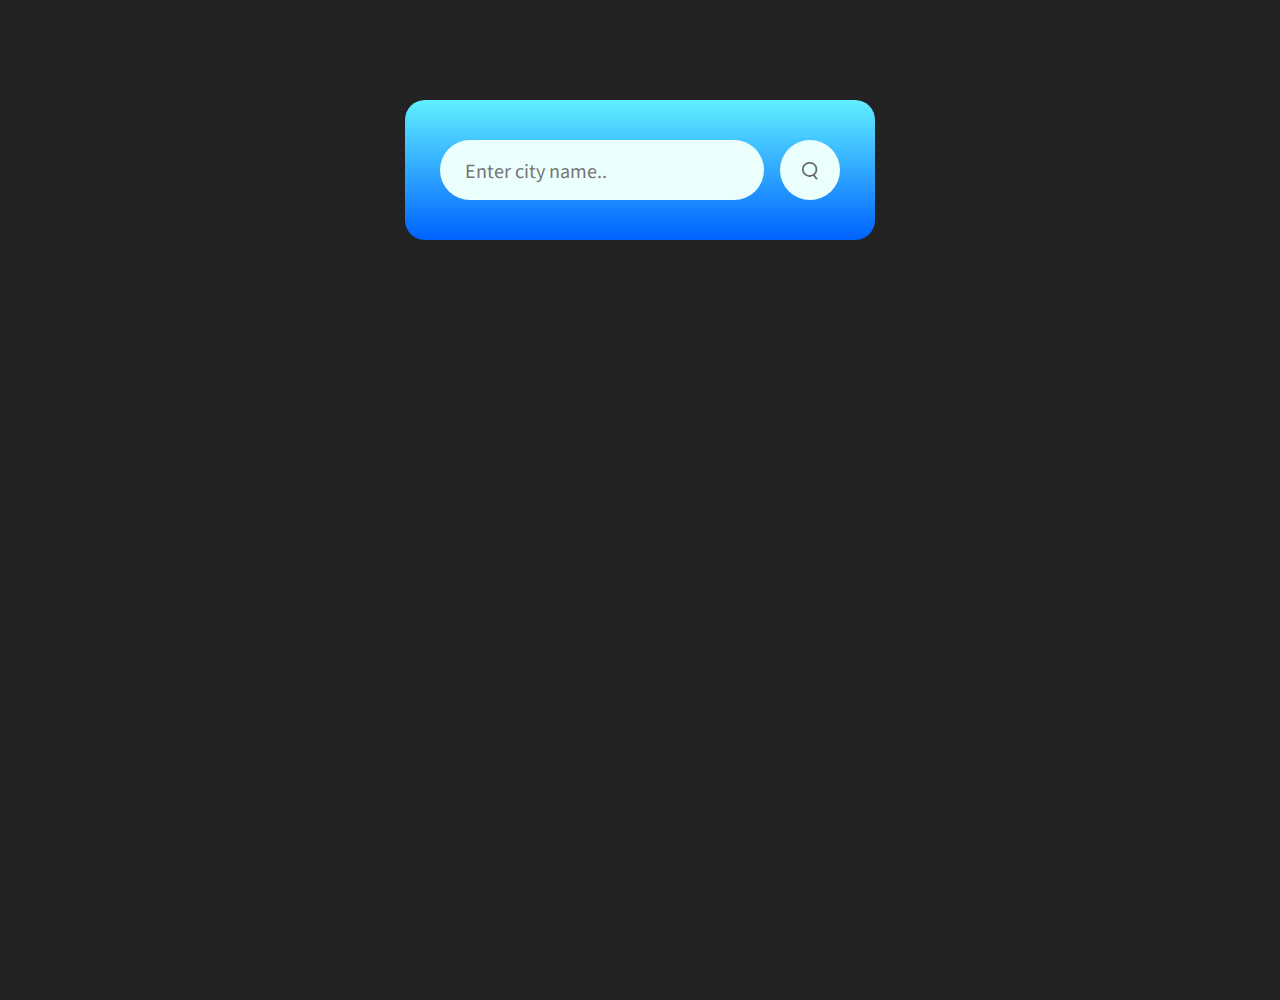
<file: 1-weather/index.html>
<!DOCTYPE html>
<html lang="en">
  <head>
    <meta charset="UTF-8" />
    <meta name="viewport" content="width=device-width, initial-scale=1.0" />
    <title>Weather</title>
    <link rel="stylesheet" href="style.css" />
  </head>
  <body>
    <div class="project">
      <div class="card">
        <div class="search">
          <input type="text" spellcheck="false" placeholder="Enter city name.." />
          <button><img src="images/search.png" alt="search" /></button>
        </div>

        <div class="container" style="display: none;">
          <div class="weather-info info">
            <img src="images/rain.png" class="weather-icon" />
            <h1 class="temp">33 °C</h1>
            <h2 class="city">Jamshedpur</h2>
          </div>
          <div class="details info">
            <div class="col">
              <img src="images/humidity.png" />
              <div class="text">
                <p class="humidity">50%</p>
                <p>Humidity</p>
              </div>
            </div>
            <div class="line"></div>
            <div class="col">
              <img src="images/wind.png" />
              <div class="text">
                <p class="wind">10.90 Km/hr</p>
                <p>Wind Speed</p>
              </div>
            </div>
          </div>
        </div>
        <div class="error" >
          <img src="./images/error404.svg" alt="error">
          <h1>Oops! Invalid Location</h1>
        </div>

        
      </div>
    </div>
  </body>
  <script src="script.js"></script>
</html>
</file>
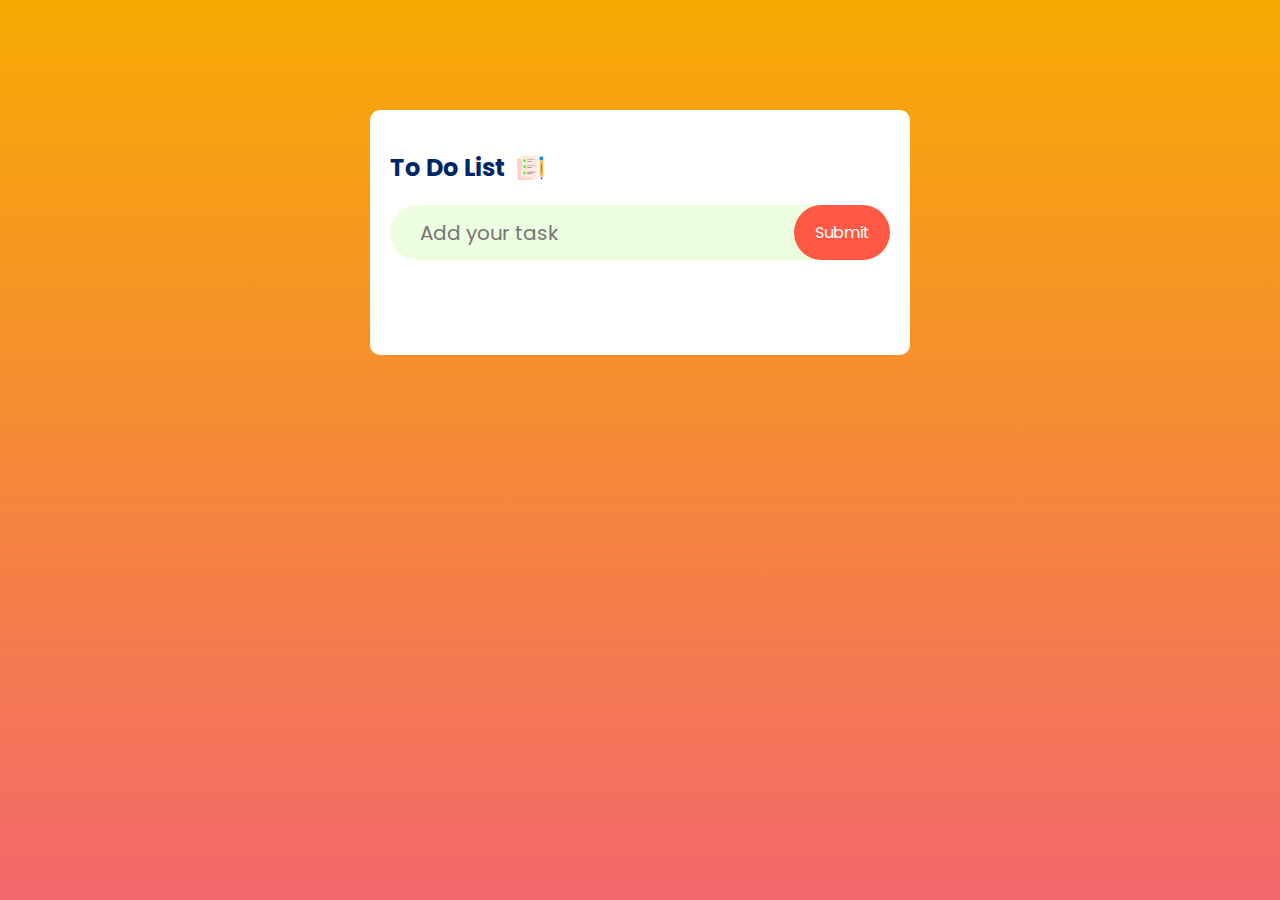
<file: 2-TODO-app/index.html>
<!DOCTYPE html>
<html lang="en">
	<head>
		<meta charset="UTF-8" />
		<meta name="viewport" content="width=device-width, initial-scale=1.0" />
		<title>To-do list app</title>
		<link rel="stylesheet" href="style.css" />
		<link
			rel="stylesheet"
			href="https://fonts.googleapis.com/css2?family=Material+Symbols+Outlined:opsz,wght,FILL,GRAD@20..48,100..700,0..1,-50..200"
		/>
	</head>
	<body>
		<div class="container">
			<div class="todo-app">
				<h2>To Do List <img src="images/icon.png" alt="" /></h2>
				<div class="input-field">
					<input type="search" id="input-box" autocomplete="off" placeholder="Add your task" />
					<button>Submit</button>
				</div>
				<ul class="task-container">
					<!-- <li class="checked">
						task 1
					</li>
					<li class="checked">task 2</li>
					<li class="">task 3</li> -->
				</ul>
			</div>
		</div>
		<script src="script.js"></script>
	</body>
</html>
</file>
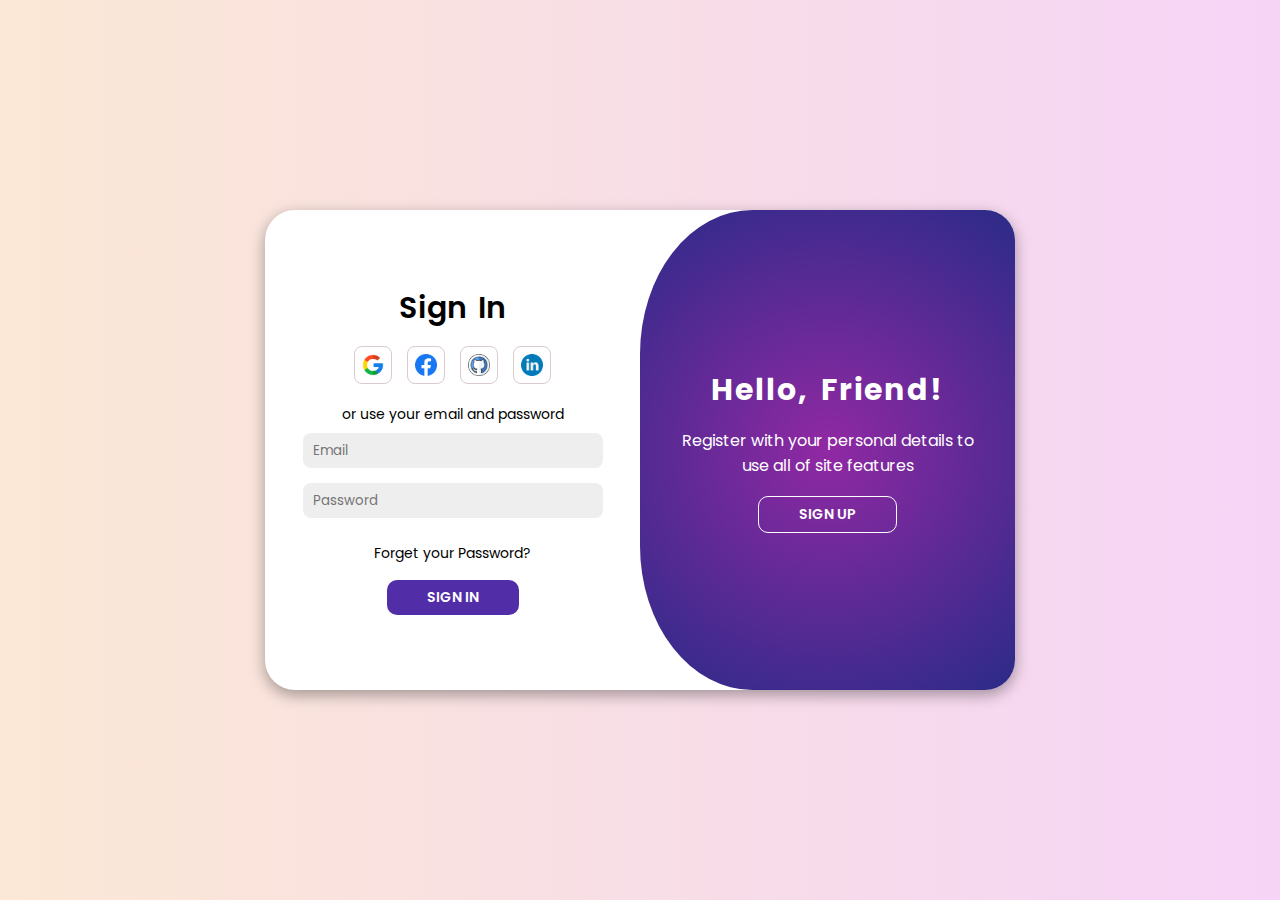
<file: 3-modern-login/index.html>
<!DOCTYPE html>
<html lang="en">
<head>
    <meta charset="UTF-8">
    <meta name="viewport" content="width=device-width, initial-scale=1.0">
    <title>Modern Login Page</title>
    <link rel="stylesheet" href="style.css">
</head>
<body>
    <div class="project">
        <div class="container">
            <div class="main"> 
                <h1>Sign In</h1>
                <div class="icons">
                    <div class="icon-items"><img src="icons/google_2504739.png" alt=""></div>
                    <div class="icon-items"><img src="icons/facebook_5968764.png" alt=""></div>
                    <div class="icon-items"><img src="icons/github_536452.png" alt=""></div>
                    <div class="icon-items"><img src="icons/linkedin_145807.png" alt=""></div>
                </div>
                <h3>or use your email and password</h3>
                <div class="input-field">
                    <input class="hide" type="text" placeholder="Name">
                    <input type="text" placeholder="Email">
                    <input type="password" placeholder="Password">
                </div>
                <h3>Forget your Password?</h3>
                <button>SIGN IN</button>
            </div>
            <div class="greet">
                <h1>Hello, Friend!</h1>
                <h3>Register with your personal details to use all of site features</h3>
                <button class="myButton">SIGN UP</button>
            </div>
        </div>
    </div>
    <script src="script.js"></script>
</body>
</html>
</file>
<file: 1-weather/style.css>
@import url("https://fonts.googleapis.com/css2?family=Poppins:ital,wght@0,100;0,200;0,300;0,400;0,500;0,600;0,700;0,800;0,900;1,100;1,200;1,300;1,400;1,500;1,600;1,700;1,800;1,900&display=swap");
@import url('https://fonts.googleapis.com/css2?family=Noto+Sans+JP:wght@100..900&display=swap');
* {
  box-sizing: border-box;
  margin: 0;
  padding: 0%;
  /* font-family: "Poppins", sans-serif; */
  font-family: "Noto Sans JP", sans-serif;
}
body {
  background-color: #222;
}
.project {
  height: 100vh;
}

.card{
  /* TODO: Gradient Background  */
  background: hsla(217, 100%, 50%, 1);

  background: linear-gradient(90deg, hsla(217, 100%, 50%, 1) 0%, hsla(186, 100%, 69%, 1) 100%);
  
  background: -moz-linear-gradient(90deg, hsla(217, 100%, 50%, 1) 0%, hsla(186, 100%, 69%, 1) 100%);
  
  background: -webkit-linear-gradient(90deg, hsla(217, 100%, 50%, 1) 0%, hsla(186, 100%, 69%, 1) 100%);
  
  filter: progid: DXImageTransform.Microsoft.gradient( startColorstr="#0061FF", endColorstr="#60EFFF", GradientType=1 );
}

.card {
  width: 90%;
  max-width: 470px;
  min-width: 470px;
  color: #fff;
  margin: 100px auto 0;
  border-radius: 20px;
  padding: 40px 35px;
  text-align: center;
}
.search {
  width: 100%;
  display: flex;
  justify-content: space-between;
  align-items: center;
}
.search input {
  border: none;
  outline: none;
  background-color: #ebfffc;
  color: #555;
  padding: 15px 25px;
  height: 60px;
  border-radius: 30px;
  margin-right: 16px;
  font-size: 18px;
  flex: 1;
}
.search button {
  border: none;
  outline: none;
  background-color: #ebfffc;
  border-radius: 50%;
  width: 60px;
  height: 60px;
  cursor: pointer;
}
.search button img {
  width: 16px;
  position: relative;
  top: 3px;
}
.weather-icon {
  width: 170px;
  margin-top: 30px;
}
.weather-info h1 {
  font-size: 80px;
  font-weight: 500;
}
.weather-info h2 {
  font-size: 40px;
  font-weight: 400;
  margin-top: -10px;
}
.details {
  margin-top: 25px;
  display: flex;
  justify-content: space-around;
  align-items: center;
  margin-top: 50px;
  font-size: 18px;
  font-weight: 500;
}
.col {
  display: flex;
  align-items: center;
  justify-content: space-around;
  gap: 15px;
}
.col img {
  width: 32px;
}
.line {
  border: solid 1px #fff;
  height: 40px;
}


.error{
  display: none;
}
.error img{
  margin-top: 60px;
  height: 200px;
}
.error h1{
  font-size: 25px;
}
</file>
<file: 2-TODO-app/style.css>
@import url("https://fonts.googleapis.com/css2?family=Poppins:ital,wght@0,100;0,200;0,300;0,400;0,500;0,600;0,700;0,800;0,900;1,100;1,200;1,300;1,400;1,500;1,600;1,700;1,800;1,900&display=swap");

* {
	box-sizing: border-box;
	margin: 0;
	padding: 0;
	font-family: "Poppins", sans-serif;
}
html,
body {
	height: 100%;
	width: 100%;
}
.container {
	min-height: 100vh;
	width: 100%;
	padding: 10px;
	background: linear-gradient(0deg, hsla(358, 85%, 68%, 1) 0%, hsla(41, 98%, 49%, 1) 100%);

}
.todo-app{
    width: 100%;
    max-width: 540px;
    margin: 100px auto 20px;
    padding: 40px 20px 70px;
    background-color: #fff;
    border-radius: 10px;
}
.todo-app h2{
    color: #002765;
    display: flex;
    align-items: center;
    margin-bottom: 20px;
}
.todo-app h2 img{
    width: 30px;
    margin-left: 10px;
}
.input-field{
    display: flex;
    align-items: center;
    justify-content: space-between;
    background-color: #edfee0;
    border-radius: 30px;
    padding-left: 20px;
    margin-bottom: 25px;
}
.input-field input{
    background-color: transparent;
    width: 80%;
    border: none;
    outline: none;
    padding: 10px;
    font-size: 20px;

}
.input-field button{
    min-width: 20%;
    border: none;
    outline: none;
    padding: 15px 20px;
    background-color: #ff5945;
    font-size: 16px;
    color: #fff;
    cursor: pointer;
    border-radius: 40px;
}
ul li{
    list-style-type: none;
    padding: 12px 8px 12px 50px;
    user-select: none;
    cursor: pointer;
    font-size: 17px;
    position: relative;
    overflow: hidden;
}
ul li::before{
    content: '';
    height: 28px;
    width: 28px;
    background-image: url(images/unchecked.png);
    position: absolute;
    background-size: cover;
    background-position: center;
    border-radius: 50%;
    left: 8px;
    top: 12px;
}
ul li.checked{
    color: #555;
    text-decoration: line-through;
}
ul li.checked::before{                      /* TODO: */
    background-image: url(images/checked.png);
}

ul li span{
    position: absolute;
    right: 0;
    top: 5px;
    height: 40px;
    width: 40px;
    font-size: 22px;
    color: #555;
    line-height: 40px;
    text-align: center;   
    border-radius: 50%;

}
ul li span:hover{
    background-color: #edeef0;
}
</file>
<file: 3-modern-login/style.css>
@import url('https://fonts.googleapis.com/css2?family=Poppins:ital,wght@0,100;0,200;0,300;0,400;0,500;0,600;0,700;0,800;0,900;1,100;1,200;1,300;1,400;1,500;1,600;1,700;1,800;1,900&display=swap');
*{
    box-sizing: border-box;
    margin: 0%;
    padding: 0%;
    font-family: "Poppins", sans-serif;

}
html,body{
    height: 100%;
    width: 100%;
}
.project{
    height: 100%;
    width: 100%;
    background: linear-gradient(-90deg, hsla(298, 68%, 90%, 1) 0%, hsla(30, 82%, 91%, 1) 100%);
    display: flex;
    justify-content: center;
    align-items: center;
}
.project .container{
    height: 480px;
    width: 750px;
    background-color: #fff;
    display: flex;
    border-radius: 30px;
    box-shadow: rgba(0, 0, 0, 0.35) 0px 5px 15px;
    overflow: hidden;
    position: relative;
    transition: all 0.5s ease;

}
.container .greet , .container .main{
    width: 50%;
    height: 100%;
    position: absolute;
    transition: all 0.5s ease-in-out;

}
/* toggle animation {....*/  
.container .greet{
    right:0px;
}
.container .main{
    left: 0px;
}
.container.active .greet{
    right: 375px;
}
.container.active .main{
    left: 375px;
}
 
/* ...} toggle animation*/  
.container .main{
    display: flex;
    flex-direction: column;
    align-items: center;
    justify-content: center;
}
.container .main h1{
    font-weight: 600;
    font-size: 30px;
    word-spacing: 4px;
    margin-bottom: 15px ;
}
.container .main h1:hover{
    cursor: default ;
}
.container .main .icons{
    display: flex;
    column-gap: 15px;
    margin-bottom: 20px;
    
}
.container .main .icons .icon-items:hover{
    cursor: pointer;
}
.container .main .icons .icon-items{
    display: flex;
    padding: 7px;
    border: solid rgb(219, 203, 203) 1px;
    border-radius: 8px;
}
.container .main .icons .icon-items img{
    height: 22px;
}

.container .main h3{
    font-size: 14px;
    font-weight: 400;
    margin-bottom: 8px;
}
.container .main h3:hover{
    cursor: default ;
}
.container.active .main h3{
    display: none;
}

.container .main .input-field{
    display: flex;
    flex-direction: column;
    align-items: center;
    justify-content: center;
    row-gap: 15px;
    margin-bottom: 25px;
}
.container .main input.hide{
    display: none;
}
.container.active .main input.hide{
    display: block;
}
.container .main input{
    width: 300px;
    height: 35px;
    padding-left: 10px;
    color: rgb(52, 51, 51);
    background-color: #eeeeee;
    border: none;
    border-radius: 8px;
}
.container .main input:focus{
    border: none;
    outline: none;
}
.container button{
    margin-top: 8px;
    padding: 7px 40px;
    font-size: 14px;
    font-weight: 600;
    border-radius: 10px;
    color: #fff;
    border: none;
    background-color: #512da8;
}
.container .main button{
    border: none;
    background-color: #512da8;
}
.container .main button:hover{
    background-color: #2959a7;
}
.container .main button:active{
    background-color: #123b7b;
}

/* Greet part starts here */

.container .greet{
    color: #fff;
    background: radial-gradient(circle, hsla(291, 60%, 40%, 1) 0%, hsla(240, 52%, 35%, 1) 100%);
    border-top-left-radius: 30%;
    border-bottom-left-radius: 30%;
    display: flex;
    align-items: center;
    justify-content: center;
    flex-direction: column;
    padding-inline: 35px ;
}
.container.active .greet{
    background: radial-gradient(circle, hsla(268, 31%, 51%, 1) 0%, hsla(240, 43%, 40%, 1) 100%);
    border-top-left-radius: 0;
    border-top-right-radius: 30%;
    border-bottom-right-radius: 30%;
    border-bottom-left-radius: 0;
}
.container .greet button{
    background-color: transparent;
    border: solid 1px #fff;
}
.container .greet button:hover{
    background-color: #2959a7;
}
.container .greet button:active{
    background-color: #123b7b;
}
.container .greet h1{
    font-size: 30px;
    letter-spacing: 2px;
    word-spacing: 4px;
    margin-bottom: 15px;
}

.container .greet h3{
    font-size: 16px;
    font-weight: 400;
    text-align: center;
    margin-bottom: 10px;
}
</file>
